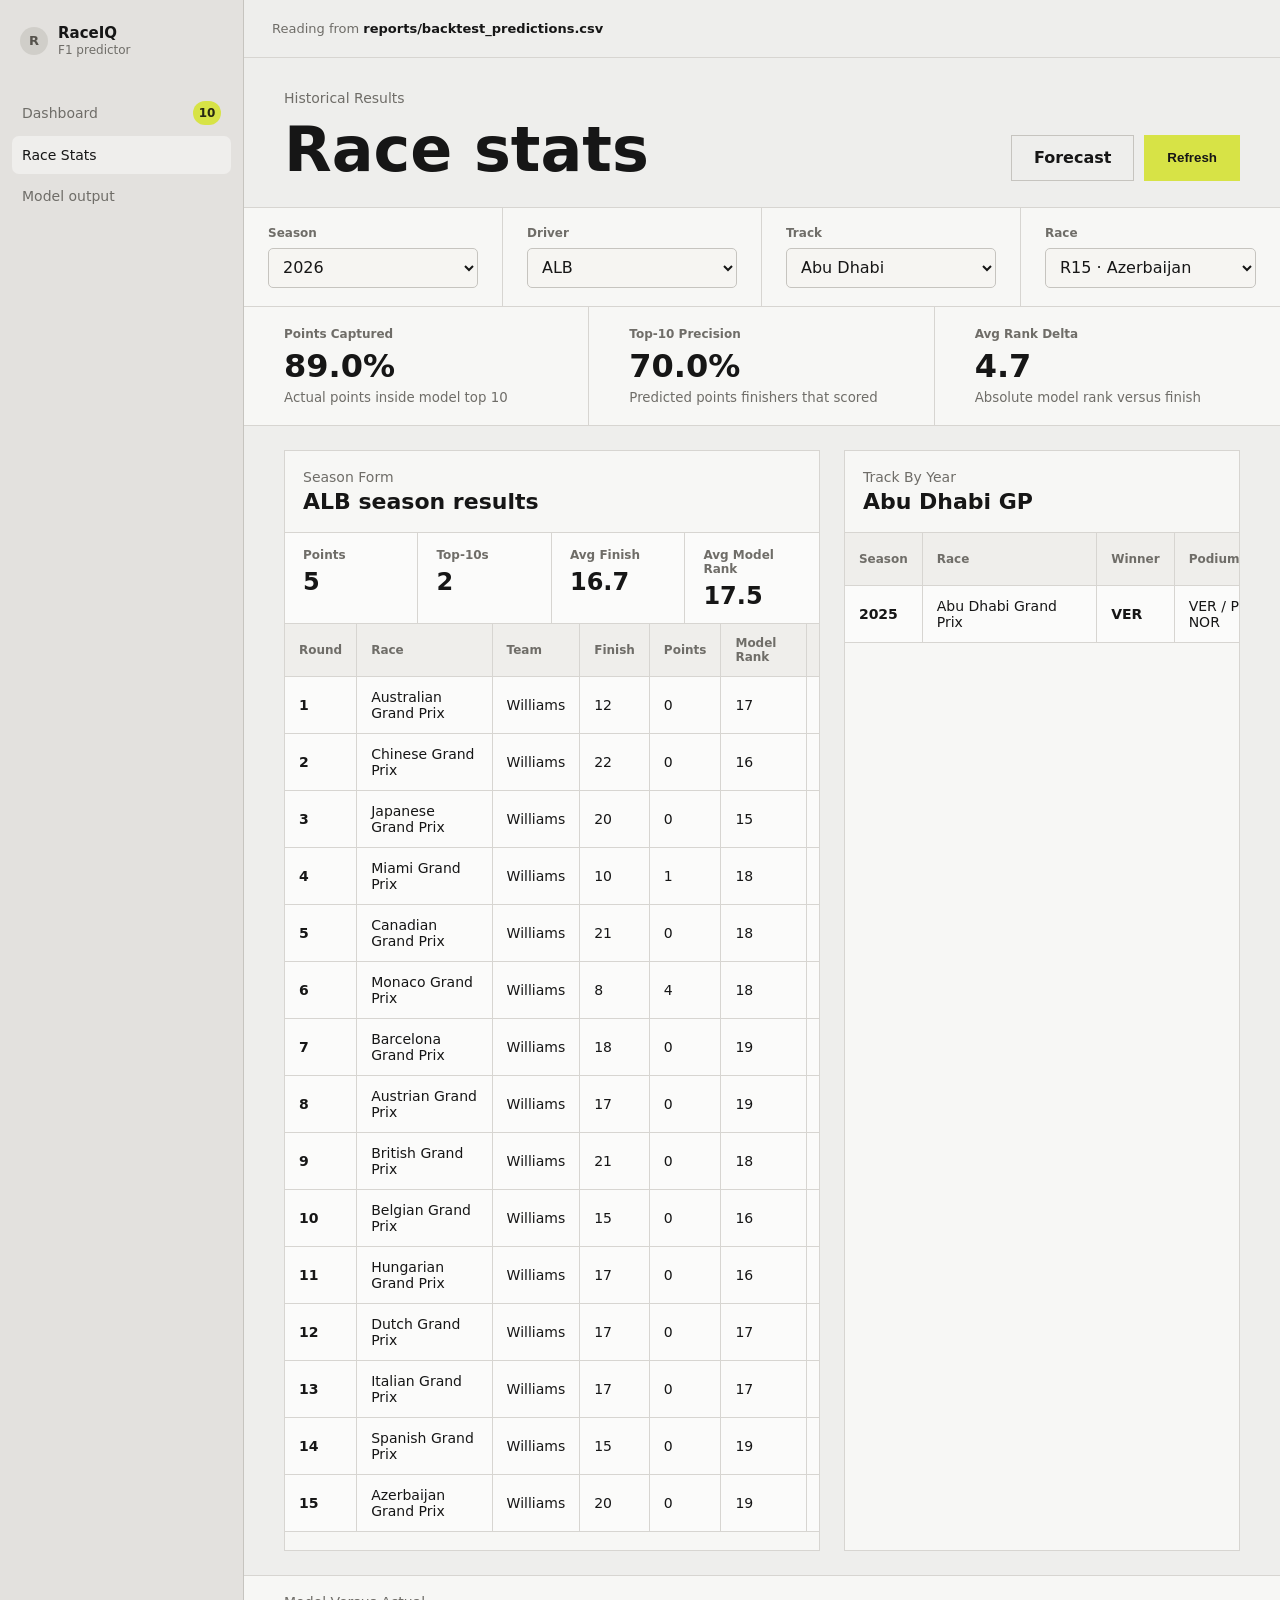
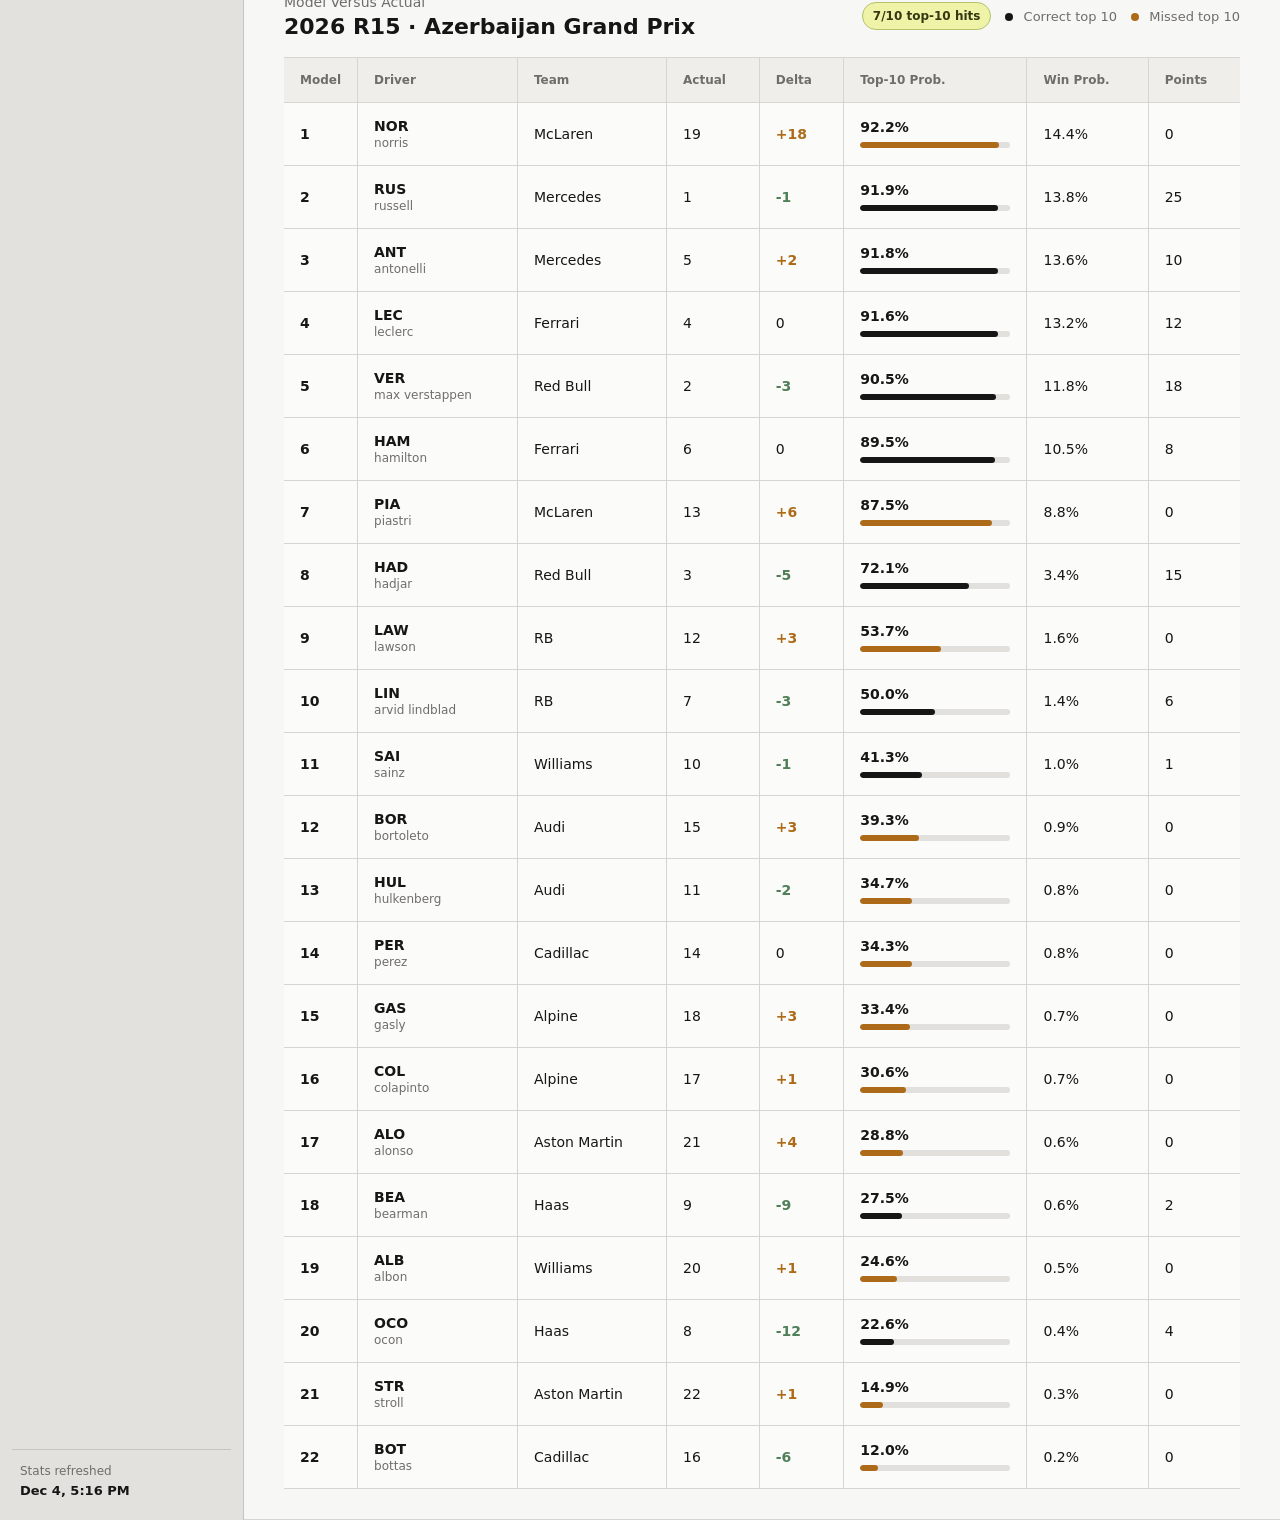
<file: web/stats.html>
<!doctype html>
<html lang="en">
  <head>
    <meta charset="utf-8">
    <meta name="viewport" content="width=device-width, initial-scale=1">
    <title>RaceIQ Stats</title>
    <link rel="stylesheet" href="./styles.css?v=4">
  </head>
  <body>
    <div class="app-shell">
      <aside class="sidebar" aria-label="Primary">
        <div class="brand">
          <div class="brand-mark">R</div>
          <div>
            <strong>RaceIQ</strong>
            <span>F1 predictor</span>
          </div>
        </div>
        <nav class="nav-list" aria-label="Current sections">
          <a href="./index.html"><span>Dashboard</span><b>10</b></a>
          <a class="active" href="./stats.html"><span>Race Stats</span></a>
          <a href="#model"><span>Model output</span></a>
        </nav>
        <div class="sidebar-note">
          <span>Stats refreshed</span>
          <strong id="lastUpdated">Loading</strong>
        </div>
      </aside>

      <main class="main">
        <div class="commandbar">
          <div class="report-source">Reading from <strong>reports/backtest_predictions.csv</strong></div>
        </div>

        <header class="topbar">
          <div>
            <span class="eyebrow">Historical Results</span>
            <h1>Race stats</h1>
          </div>
          <div class="topbar-actions">
            <a class="secondary-button" href="./index.html">Forecast</a>
            <button class="primary-button" type="button" id="refreshButton">Refresh</button>
          </div>
        </header>

        <section class="stats-toolbar" aria-label="Stats filters">
          <label>
            <span>Season</span>
            <select id="seasonSelect"></select>
          </label>
          <label>
            <span>Driver</span>
            <select id="driverSelect"></select>
          </label>
          <label>
            <span>Track</span>
            <select id="trackSelect"></select>
          </label>
          <label>
            <span>Race</span>
            <select id="raceSelect"></select>
          </label>
        </section>

        <section class="metric-grid stats-metrics" aria-label="Season model summary">
          <article class="metric-card">
            <span>Points Captured</span>
            <strong id="pointsCapture">--</strong>
            <small>Actual points inside model top 10</small>
          </article>
          <article class="metric-card">
            <span>Top-10 Precision</span>
            <strong id="top10Precision">--</strong>
            <small>Predicted points finishers that scored</small>
          </article>
          <article class="metric-card">
            <span>Avg Rank Delta</span>
            <strong id="avgRankDelta">--</strong>
            <small>Absolute model rank versus finish</small>
          </article>
        </section>

        <section class="content-grid stats-grid">
          <div class="panel">
            <div class="panel-head">
              <div>
                <span class="eyebrow">Season Form</span>
                <h3 id="driverTitle">Driver results</h3>
              </div>
            </div>
            <div class="stat-strip" id="driverSummary"></div>
            <div class="table-wrap compact-table">
              <table>
                <thead>
                  <tr>
                    <th>Round</th>
                    <th>Race</th>
                    <th>Team</th>
                    <th>Finish</th>
                    <th>Points</th>
                    <th>Model Rank</th>
                    <th>Delta</th>
                    <th>Top-10</th>
                  </tr>
                </thead>
                <tbody id="driverRows"></tbody>
              </table>
            </div>
          </div>

          <div class="panel">
            <div class="panel-head">
              <div>
                <span class="eyebrow">Track By Year</span>
                <h3 id="trackTitle">Race winners</h3>
              </div>
            </div>
            <div class="table-wrap compact-table">
              <table>
                <thead>
                  <tr>
                    <th>Season</th>
                    <th>Race</th>
                    <th>Winner</th>
                    <th>Podium</th>
                    <th>Model Pick</th>
                    <th>Winner Delta</th>
                  </tr>
                </thead>
                <tbody id="trackRows"></tbody>
              </table>
            </div>
          </div>
        </section>

        <section class="panel" id="model">
          <div class="panel-head table-head">
            <div>
              <span class="eyebrow">Model Versus Actual</span>
              <h3 id="modelTitle">Race comparison</h3>
            </div>
            <div class="prediction-meta">
              <span class="input-badge" id="raceAccuracy">--</span>
              <div class="legend">
                <span><i class="top10-dot"></i> Correct top 10</span>
                <span><i class="miss-dot"></i> Missed top 10</span>
              </div>
            </div>
          </div>
          <div class="table-wrap">
            <table>
              <thead>
                <tr>
                  <th>Model</th>
                  <th>Driver</th>
                  <th>Team</th>
                  <th>Actual</th>
                  <th>Delta</th>
                  <th>Top-10 Prob.</th>
                  <th>Win Prob.</th>
                  <th>Points</th>
                </tr>
              </thead>
              <tbody id="modelRows"></tbody>
            </table>
          </div>
        </section>
      </main>
    </div>

    <script src="./stats.js?v=4"></script>
  </body>
</html>
</file>
<file: web/styles.css>
:root {
  color-scheme: light;
  --bg: #eeeeec;
  --rail: #e3e1de;
  --surface: #f7f7f5;
  --panel: #fbfbfa;
  --soft: #efefed;
  --line: #d7d5d1;
  --line-dark: #c6c4bf;
  --ink: #161616;
  --muted: #6f6d68;
  --faint: #92908a;
  --accent: #d7e346;
  --green: #4f7f56;
  --orange: #ad6b19;
}

* {
  box-sizing: border-box;
}

body {
  margin: 0;
  min-height: 100vh;
  background: var(--bg);
  color: var(--ink);
  font-family: Inter, ui-sans-serif, system-ui, -apple-system, BlinkMacSystemFont, "Segoe UI", sans-serif;
}

input,
select,
table {
  font: inherit;
}

.app-shell {
  display: grid;
  grid-template-columns: 244px minmax(0, 1fr);
  min-height: 100vh;
}

.sidebar {
  background: var(--rail);
  border-right: 1px solid var(--line-dark);
  color: var(--muted);
  padding: 18px 12px;
  display: flex;
  flex-direction: column;
  gap: 22px;
}

.brand {
  display: flex;
  align-items: center;
  gap: 10px;
  padding: 6px 8px 14px;
}

.brand-mark {
  width: 28px;
  height: 28px;
  display: grid;
  place-items: center;
  border-radius: 999px;
  background: #d0cec9;
  color: #56534d;
  font-weight: 800;
  font-size: 13px;
}

.brand strong,
.brand span {
  display: block;
}

.brand strong {
  color: var(--ink);
  font-size: 15px;
}

.brand span {
  color: var(--muted);
  font-size: 12px;
  margin-top: 1px;
}

.nav-list {
  display: grid;
  gap: 3px;
}

.nav-list a {
  color: var(--muted);
  text-decoration: none;
  min-height: 38px;
  padding: 8px 10px;
  border-radius: 7px;
  font-size: 14px;
  display: flex;
  align-items: center;
  justify-content: space-between;
  gap: 10px;
}

.nav-list a.active,
.nav-list a:hover {
  background: rgba(255, 255, 255, 0.42);
  color: var(--ink);
}

.nav-list b {
  min-width: 28px;
  height: 24px;
  display: inline-grid;
  place-items: center;
  border-radius: 999px;
  background: var(--accent);
  color: #272712;
  font-size: 12px;
}

.sidebar-note {
  margin-top: auto;
  border-top: 1px solid var(--line-dark);
  padding: 14px 8px 4px;
}

.sidebar-note span,
.sidebar-note strong {
  display: block;
}

.sidebar-note span {
  color: var(--muted);
  font-size: 12px;
}

.sidebar-note strong {
  margin-top: 5px;
  color: var(--ink);
  font-size: 13px;
  font-weight: 650;
}

.main {
  min-width: 0;
  padding: 0;
}

.commandbar {
  height: 58px;
  border-bottom: 1px solid var(--line);
  display: flex;
  align-items: center;
  padding: 10px 28px;
  background: var(--bg);
}

.report-source {
  color: var(--muted);
  font-size: 13px;
}

.report-source strong {
  color: var(--ink);
  font-weight: 650;
}

.topbar {
  display: flex;
  justify-content: space-between;
  align-items: flex-end;
  gap: 18px;
  padding: 32px 40px 26px;
}

.eyebrow {
  display: block;
  color: var(--muted);
  font-size: 14px;
  font-weight: 500;
}

h1,
h2,
h3,
p {
  margin: 0;
}

h1 {
  margin-top: 14px;
  font-size: clamp(42px, 5vw, 62px);
  line-height: 0.98;
  letter-spacing: 0;
  font-weight: 780;
}

.topbar-actions {
  display: flex;
  gap: 10px;
}

.primary-button,
.secondary-button {
  height: 46px;
  border-radius: 0;
  padding: 0 22px;
  font-weight: 650;
  border: 1px solid var(--line-dark);
  color: var(--ink);
}

.secondary-button {
  display: inline-flex;
  align-items: center;
  background: transparent;
  text-decoration: none;
}

.primary-button {
  border-color: var(--accent);
  background: var(--accent);
  cursor: pointer;
}

.race-banner {
  display: grid;
  grid-template-columns: minmax(0, 1fr) 280px;
  background: var(--surface);
  border-top: 1px solid var(--line);
  border-bottom: 1px solid var(--line);
  min-height: 214px;
}

.race-banner__content {
  padding: 24px 40px;
  display: grid;
  align-content: space-between;
  gap: 20px;
}

.race-kicker {
  color: var(--muted);
  font-size: 13px;
  font-weight: 650;
}

.race-banner h2 {
  margin-top: 6px;
  font-size: clamp(24px, 3vw, 36px);
  line-height: 1.08;
  font-weight: 760;
  letter-spacing: 0;
}

.race-banner p {
  margin-top: 8px;
  color: var(--muted);
  font-size: 15px;
}

.race-detail-row {
  display: grid;
  grid-template-columns: repeat(3, minmax(0, 1fr));
  border-top: 1px solid var(--line);
}

.race-detail-row div {
  min-width: 0;
  padding: 14px 18px 0 0;
}

.race-detail-row span,
.metric-card span {
  display: block;
  color: var(--muted);
  font-size: 12px;
  font-weight: 650;
}

.race-detail-row strong {
  display: block;
  margin-top: 5px;
  font-size: 14px;
  font-weight: 650;
  white-space: nowrap;
  overflow: hidden;
  text-overflow: ellipsis;
}

.race-banner__visual {
  position: relative;
  border-left: 1px solid var(--line);
  background: #f1f0ed;
  display: grid;
  place-items: center;
  padding: 22px;
}

#trackMap {
  display: block;
  width: min(88%, 250px);
  max-height: 150px;
  object-fit: contain;
  filter: grayscale(1) contrast(1.12) opacity(0.86);
}

#trackCredit {
  position: absolute;
  right: 14px;
  bottom: 10px;
  color: var(--faint);
  font-size: 10px;
  text-decoration: none;
}

#trackCredit:hover {
  color: var(--ink);
  text-decoration: underline;
}

.metric-grid {
  display: grid;
  grid-template-columns: repeat(3, minmax(0, 1fr));
  border-bottom: 1px solid var(--line);
  background: var(--surface);
}

.metric-card,
.panel {
  background: var(--surface);
}

.metric-card {
  min-height: 112px;
  padding: 20px 40px;
  border-right: 1px solid var(--line);
}

.metric-card:last-child {
  border-right: 0;
}

.metric-card strong {
  display: block;
  margin-top: 9px;
  font-size: 32px;
  line-height: 1;
  font-weight: 760;
}

.metric-card small {
  display: block;
  margin-top: 8px;
  color: var(--muted);
}

.content-grid {
  padding: 24px 40px 0;
}

.panel {
  border-top: 1px solid var(--line);
  border-bottom: 1px solid var(--line);
}

.content-grid .panel {
  border: 1px solid var(--line);
}

.panel-head {
  display: flex;
  align-items: flex-start;
  justify-content: space-between;
  gap: 18px;
  padding: 18px 0;
}

.content-grid .panel-head,
.content-grid .podium {
  padding-left: 18px;
  padding-right: 18px;
}

.panel h3 {
  margin-top: 4px;
  font-size: 22px;
  font-weight: 760;
}

.podium {
  display: grid;
  grid-template-columns: repeat(3, minmax(0, 1fr));
  gap: 0;
  border-top: 1px solid var(--line);
}

.driver-card {
  min-height: 152px;
  padding: 18px;
  border-right: 1px solid var(--line);
  background: var(--panel);
  display: flex;
  flex-direction: column;
  justify-content: space-between;
}

.driver-card:last-child {
  border-right: 0;
}

.rank-pill {
  width: 30px;
  height: 30px;
  display: grid;
  place-items: center;
  border-radius: 999px;
  background: var(--accent);
  color: var(--ink);
  font-weight: 760;
  font-size: 13px;
}

.driver-code {
  margin-top: 18px;
  font-size: 32px;
  font-weight: 800;
  line-height: 1;
}

.team-name {
  color: var(--muted);
  text-transform: capitalize;
  margin-top: 4px;
}

.prob-row {
  margin-top: 14px;
}

.prob-row div {
  display: flex;
  justify-content: space-between;
  gap: 8px;
  color: var(--muted);
  font-size: 13px;
}

.bar {
  height: 7px;
  border-radius: 999px;
  background: #e1e0dc;
  overflow: hidden;
  margin-top: 7px;
}

.bar span {
  display: block;
  height: 100%;
  width: var(--value, 0%);
  border-radius: inherit;
  background: var(--ink);
}

main > .panel {
  margin-top: 24px;
}

main > .panel .panel-head,
.table-tools,
.table-wrap {
  padding-left: 40px;
  padding-right: 40px;
}

.table-head {
  align-items: center;
}

.prediction-meta {
  display: flex;
  align-items: center;
  justify-content: flex-end;
  gap: 14px;
  flex-wrap: wrap;
}

.legend {
  display: flex;
  gap: 14px;
  color: var(--muted);
  font-size: 13px;
  flex-wrap: wrap;
}

.legend i {
  display: inline-block;
  width: 8px;
  height: 8px;
  border-radius: 999px;
  margin-right: 6px;
}

.top10-dot {
  background: var(--ink);
}

.win-dot {
  background: var(--green);
}

.miss-dot {
  background: var(--orange);
}

.table-tools {
  display: flex;
  align-items: center;
  justify-content: space-between;
  gap: 18px;
  border-top: 1px solid var(--line);
  padding-top: 14px;
  padding-bottom: 14px;
}

.table-summary {
  color: var(--ink);
  font-weight: 650;
}

.table-source {
  color: var(--muted);
  font-size: 13px;
}

.table-wrap {
  overflow-x: auto;
  padding-bottom: 30px;
}

table {
  width: 100%;
  min-width: 760px;
  border-collapse: collapse;
  background: var(--panel);
}

th,
td {
  text-align: left;
  padding: 15px 16px;
  border: 1px solid var(--line);
  border-left: 0;
}

th:last-child,
td:last-child {
  border-right: 0;
}

th {
  color: var(--muted);
  background: #efeeeb;
  font-size: 12px;
  font-weight: 650;
}

td {
  font-size: 14px;
}

tbody tr:hover {
  background: #f1f0ed;
}

.rank-cell {
  width: 54px;
  font-weight: 760;
}

.driver-line strong,
.driver-line span {
  display: block;
}

.driver-line span {
  color: var(--muted);
  margin-top: 2px;
  font-size: 12px;
}

.table-prob {
  min-width: 150px;
}

.table-prob .bar {
  height: 6px;
}

.win-bar span {
  background: var(--green);
}

.score {
  font-variant-numeric: tabular-nums;
  color: var(--ink);
}

.input-badge {
  display: inline-flex;
  align-items: center;
  min-height: 28px;
  padding: 5px 10px;
  border-radius: 999px;
  border: 1px solid #b8c06a;
  background: #eef3a7;
  color: #343711;
  font-size: 12px;
  font-weight: 750;
  white-space: nowrap;
}

.stats-toolbar {
  display: grid;
  grid-template-columns: repeat(4, minmax(150px, 1fr));
  gap: 0;
  border-top: 1px solid var(--line);
  border-bottom: 1px solid var(--line);
  background: var(--surface);
}

.stats-toolbar label {
  min-width: 0;
  padding: 18px 24px;
  border-right: 1px solid var(--line);
}

.stats-toolbar label:last-child {
  border-right: 0;
}

.stats-toolbar span {
  display: block;
  color: var(--muted);
  font-size: 12px;
  font-weight: 650;
  margin-bottom: 8px;
}

.stats-toolbar select {
  width: 100%;
  height: 40px;
  border: 1px solid var(--line-dark);
  border-radius: 5px;
  background: #f6f5f2;
  color: var(--ink);
  padding: 0 10px;
}

.stats-metrics {
  border-top: 0;
}

.stats-grid {
  display: grid;
  grid-template-columns: minmax(0, 1.15fr) minmax(360px, 0.85fr);
  gap: 24px;
}

.stats-grid .panel {
  min-width: 0;
}

.stat-strip {
  display: grid;
  grid-template-columns: repeat(4, minmax(0, 1fr));
  border-top: 1px solid var(--line);
  background: var(--panel);
}

.stat-strip div {
  min-height: 78px;
  padding: 15px 18px;
  border-right: 1px solid var(--line);
}

.stat-strip div:last-child {
  border-right: 0;
}

.stat-strip span {
  display: block;
  color: var(--muted);
  font-size: 12px;
  font-weight: 650;
}

.stat-strip strong {
  display: block;
  margin-top: 8px;
  font-size: 24px;
  line-height: 1;
}

.compact-table {
  padding: 0 0 18px;
}

.compact-table table {
  min-width: 680px;
}

.compact-table th,
.compact-table td {
  padding: 12px 14px;
}

.result-pill {
  display: inline-flex;
  align-items: center;
  min-height: 24px;
  padding: 3px 9px;
  border-radius: 999px;
  font-size: 12px;
  font-weight: 750;
  white-space: nowrap;
}

.result-pill.is-hit {
  color: #243f27;
  background: #dce8d8;
}

.result-pill.is-miss {
  color: #6b3e08;
  background: #f1dfc6;
}

.positive {
  color: var(--green);
  font-weight: 750;
}

.negative {
  color: var(--orange);
  font-weight: 750;
}

.miss-bar span {
  background: var(--orange);
}

.empty-state {
  color: var(--muted);
  padding: 18px 0;
}

@media (max-width: 1100px) {
  .app-shell {
    grid-template-columns: 1fr;
  }

  .sidebar {
    flex-direction: row;
    align-items: center;
    min-height: auto;
    border-right: 0;
    border-bottom: 1px solid var(--line-dark);
  }

  .nav-list {
    display: flex;
    flex-wrap: wrap;
  }

  .sidebar-note {
    display: none;
  }

  .race-banner {
    grid-template-columns: 1fr;
  }

  .stats-toolbar,
  .stats-grid {
    grid-template-columns: 1fr;
  }

  .race-banner__visual {
    border-left: 0;
    border-top: 1px solid var(--line);
  }
}

@media (max-width: 760px) {
  .commandbar,
  .topbar,
  .race-banner__content,
  .content-grid,
  main > .panel .panel-head,
  .table-tools,
  .table-wrap {
    padding-left: 18px;
    padding-right: 18px;
  }

  .commandbar,
  .topbar,
  .table-head,
  .table-tools {
    align-items: flex-start;
    flex-direction: column;
  }

  h1 {
    font-size: 42px;
  }

  .race-detail-row,
  .metric-grid,
  .podium {
    grid-template-columns: 1fr;
  }

  .metric-card,
  .driver-card {
    border-right: 0;
    border-bottom: 1px solid var(--line);
    padding-left: 18px;
    padding-right: 18px;
  }

  .prediction-meta {
    justify-content: flex-start;
  }

  .stats-toolbar label {
    border-right: 0;
    border-bottom: 1px solid var(--line);
    padding-left: 18px;
    padding-right: 18px;
  }

  .stat-strip {
    grid-template-columns: repeat(2, minmax(0, 1fr));
  }
}

.sprint-callout {
  display: flex;
  gap: 18px;
  margin: 20px 0;
  padding: 22px 28px;
  border: 1px solid var(--line);
  border-left: 4px solid #eabb59;
  background: rgba(234, 187, 89, 0.07);
}
.sprint-callout[hidden] { display: none; }
.sprint-callout__icon { color: #eabb59; font-size: 36px; line-height: 1; }
.sprint-callout h3 { margin: 6px 0 10px; }
.sprint-callout p { margin: 8px 0; line-height: 1.5; }
.sprint-inputs { display: flex; flex-wrap: wrap; gap: 8px 20px; font-size: 13px; }
@media (max-width: 760px) {
  .sprint-callout { padding: 18px; gap: 12px; }
}

.update-status {
  margin: 0;
  padding: 18px 40px 22px;
  border-top: 1px solid var(--line);
  color: var(--muted);
  font-size: 13px;
  line-height: 1.65;
}
@media (max-width: 760px) {
  .update-status { padding: 16px 18px 20px; }
}
</file>
